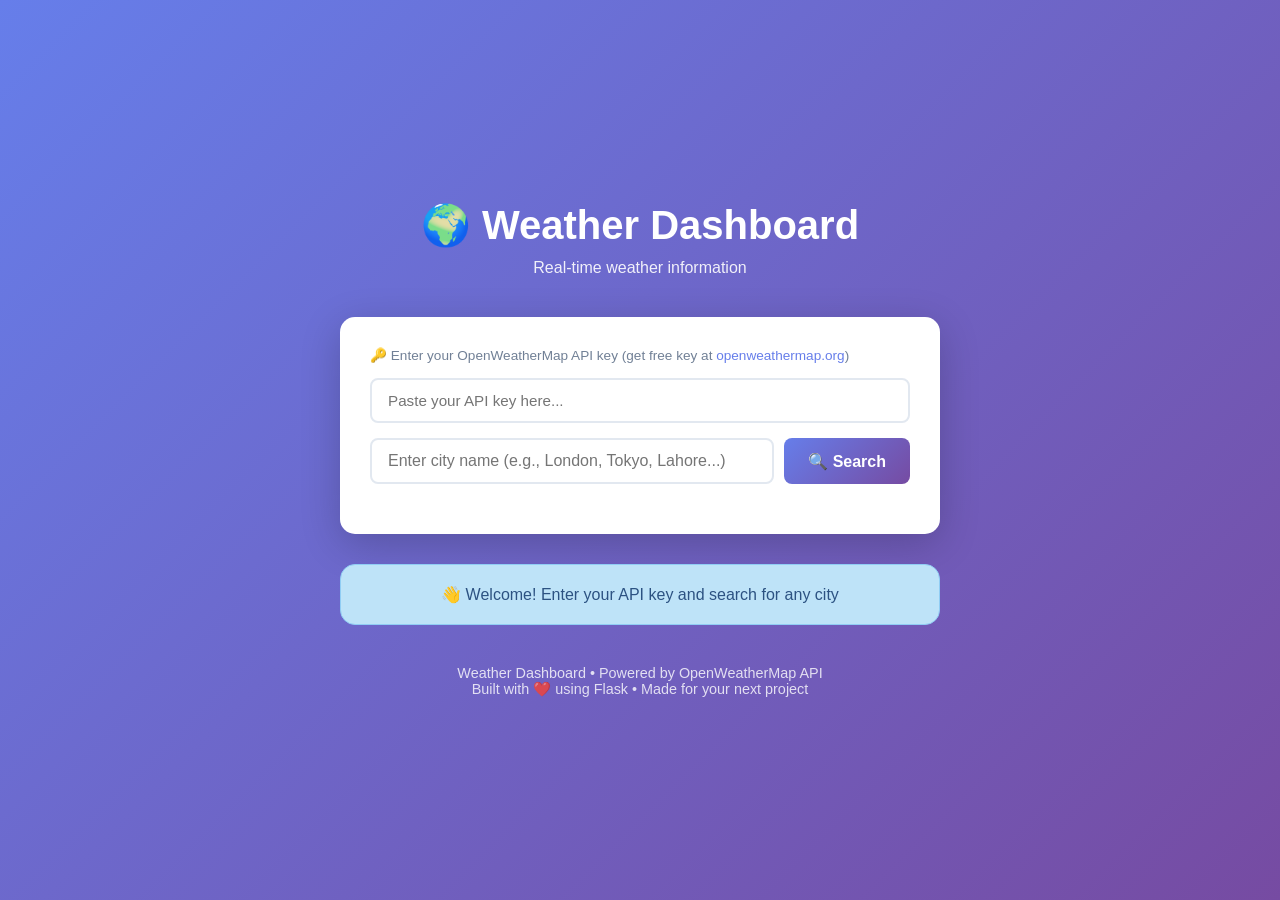
<file: Task-7/Weather_App/templates/index.html>
<!DOCTYPE html>
<html lang="en">
<head>
    <meta charset="UTF-8">
    <meta name="viewport" content="width=device-width, initial-scale=1.0">
    <title>Weather Dashboard</title>
    <style>
        * {
            margin: 0;
            padding: 0;
            box-sizing: border-box;
        }

        body {
            font-family: 'Segoe UI', Tahoma, Geneva, Verdana, sans-serif;
            background: linear-gradient(135deg, #667eea 0%, #764ba2 100%);
            min-height: 100vh;
            display: flex;
            align-items: center;
            justify-content: center;
            padding: 20px;
            transition: background 0.5s ease;
        }

        .container {
            width: 100%;
            max-width: 600px;
        }

        .header {
            text-align: center;
            color: white;
            margin-bottom: 40px;
            animation: slideDown 0.6s ease;
        }

        .header h1 {
            font-size: 2.5em;
            margin-bottom: 10px;
            font-weight: 700;
        }

        .header p {
            font-size: 1em;
            opacity: 0.9;
        }

        .search-section {
            background: white;
            border-radius: 15px;
            padding: 30px;
            box-shadow: 0 10px 40px rgba(0, 0, 0, 0.2);
            margin-bottom: 30px;
            animation: slideUp 0.6s ease;
        }

        .input-group {
            display: flex;
            gap: 10px;
            margin-bottom: 20px;
        }

        .input-group input {
            flex: 1;
            padding: 12px 16px;
            border: 2px solid #e2e8f0;
            border-radius: 8px;
            font-size: 1em;
            transition: all 0.3s ease;
        }

        .input-group input:focus {
            outline: none;
            border-color: #667eea;
            box-shadow: 0 0 10px rgba(102, 126, 234, 0.2);
        }

        .input-group button {
            padding: 12px 24px;
            background: linear-gradient(135deg, #667eea 0%, #764ba2 100%);
            color: white;
            border: none;
            border-radius: 8px;
            font-size: 1em;
            font-weight: 600;
            cursor: pointer;
            transition: all 0.3s ease;
        }

        .input-group button:hover {
            transform: translateY(-2px);
            box-shadow: 0 5px 20px rgba(102, 126, 234, 0.4);
        }

        .input-group button:active {
            transform: translateY(0);
        }

        .api-key-input {
            padding: 12px 16px;
            border: 2px solid #e2e8f0;
            border-radius: 8px;
            font-size: 0.95em;
            width: 100%;
            margin-bottom: 15px;
            transition: all 0.3s ease;
        }

        .api-key-input:focus {
            outline: none;
            border-color: #667eea;
            box-shadow: 0 0 10px rgba(102, 126, 234, 0.2);
        }

        .hint {
            font-size: 0.85em;
            color: #718096;
            margin-bottom: 15px;
        }

        .weather-card {
            background: white;
            border-radius: 20px;
            padding: 40px 30px;
            box-shadow: 0 10px 40px rgba(0, 0, 0, 0.2);
            text-align: center;
            animation: slideUp 0.6s ease;
            display: none;
        }

        .weather-card.show {
            display: block;
        }

        .city-info {
            margin-bottom: 30px;
        }

        .city-name {
            font-size: 2.2em;
            font-weight: 700;
            color: #2d3748;
            margin-bottom: 5px;
        }

        .country {
            font-size: 0.95em;
            color: #718096;
        }

        .temperature-display {
            margin: 30px 0;
        }

        .temperature-main {
            font-size: 4em;
            font-weight: 700;
            color: #2d3748;
            line-height: 1;
        }

        .temperature-unit {
            font-size: 0.5em;
            vertical-align: super;
        }

        .feels-like {
            color: #718096;
            font-size: 1em;
            margin-top: 10px;
        }

        .description {
            font-size: 1.3em;
            color: #4a5568;
            margin: 20px 0;
            text-transform: capitalize;
        }

        .divider {
            height: 1px;
            background: #e2e8f0;
            margin: 30px 0;
        }

        .details-grid {
            display: grid;
            grid-template-columns: 1fr 1fr;
            gap: 20px;
            margin: 30px 0;
        }

        .detail-item {
            background: #f7fafc;
            padding: 20px;
            border-radius: 12px;
            border: 1px solid #e2e8f0;
            transition: all 0.3s ease;
        }

        .detail-item:hover {
            background: #edf2f7;
            transform: translateY(-2px);
        }

        .detail-label {
            font-size: 0.85em;
            color: #718096;
            text-transform: uppercase;
            font-weight: 600;
            margin-bottom: 8px;
            letter-spacing: 0.5px;
        }

        .detail-value {
            font-size: 1.8em;
            font-weight: 700;
            color: #2d3748;
        }

        .detail-unit {
            font-size: 0.9em;
            color: #718096;
            margin-top: 5px;
        }

        .humidity-bar {
            width: 100%;
            height: 6px;
            background: #e2e8f0;
            border-radius: 3px;
            margin-top: 8px;
            overflow: hidden;
        }

        .humidity-fill {
            height: 100%;
            background: linear-gradient(90deg, #667eea, #764ba2);
            border-radius: 3px;
            transition: width 0.5s ease;
        }

        .sun-times {
            display: grid;
            grid-template-columns: 1fr 1fr;
            gap: 20px;
            margin-top: 30px;
            padding-top: 30px;
            border-top: 1px solid #e2e8f0;
        }

        .sun-item {
            text-align: center;
        }

        .sun-label {
            font-size: 0.9em;
            color: #718096;
            margin-bottom: 8px;
        }

        .sun-time {
            font-size: 1.5em;
            font-weight: 600;
            color: #2d3748;
        }

        .message {
            background: white;
            border-radius: 15px;
            padding: 20px;
            text-align: center;
            margin-bottom: 30px;
            animation: slideUp 0.6s ease;
            display: none;
        }

        .message.show {
            display: block;
        }

        .message.info {
            background: #BEE3F8;
            border: 1px solid #90CDF4;
            color: #2C5282;
        }

        .message.error {
            background: #FED7D7;
            border: 1px solid #FC8181;
            color: #C53030;
        }

        .message.success {
            background: #C6F6D5;
            border: 1px solid #9AE6B4;
            color: #22543D;
        }

        .spinner {
            display: inline-block;
            width: 20px;
            height: 20px;
            border: 3px solid rgba(0, 0, 0, 0.1);
            border-top-color: #667eea;
            border-radius: 50%;
            animation: spin 1s linear infinite;
            margin-right: 10px;
            vertical-align: middle;
        }

        @keyframes spin {
            to { transform: rotate(360deg); }
        }

        @keyframes slideUp {
            from {
                opacity: 0;
                transform: translateY(20px);
            }
            to {
                opacity: 1;
                transform: translateY(0);
            }
        }

        @keyframes slideDown {
            from {
                opacity: 0;
                transform: translateY(-20px);
            }
            to {
                opacity: 1;
                transform: translateY(0);
            }
        }

        .footer {
            text-align: center;
            color: white;
            opacity: 0.8;
            margin-top: 40px;
            font-size: 0.9em;
        }

        @media (max-width: 600px) {
            .header h1 {
                font-size: 2em;
            }

            .temperature-main {
                font-size: 3em;
            }

            .details-grid {
                grid-template-columns: 1fr;
            }

            .input-group {
                flex-direction: column;
            }

            .input-group button {
                width: 100%;
            }
        }
    </style>
</head>
<body>
    <div class="container">
        <div class="header">
            <h1>🌍 Weather Dashboard</h1>
            <p>Real-time weather information</p>
        </div>

        <div class="search-section">
            <div class="hint">
                🔑 Enter your OpenWeatherMap API key (get free key at 
                <a href="https://openweathermap.org/api" target="_blank" style="color: #667eea; text-decoration: none;">openweathermap.org</a>)
            </div>
            
            <input 
                type="password" 
                id="apiKey" 
                class="api-key-input" 
                placeholder="Paste your API key here..."
                autocomplete="off"
            >

            <div class="input-group">
                <input 
                    type="text" 
                    id="cityInput" 
                    placeholder="Enter city name (e.g., London, Tokyo, Lahore...)"
                    autocomplete="off"
                >
                <button onclick="searchWeather()">🔍 Search</button>
            </div>
        </div>

        <div class="message" id="message"></div>

        <div class="weather-card" id="weatherCard">
            <div class="city-info">
                <div class="city-name" id="cityName">-</div>
                <div class="country" id="countryCode">-</div>
            </div>

            <div class="temperature-display">
                <div class="temperature-main">
                    <span id="temperature">-</span><span class="temperature-unit">°C</span>
                </div>
                <div class="feels-like">Feels like <span id="feelsLike">-</span>°C</div>
            </div>

            <div class="description" id="description">-</div>

            <div class="divider"></div>

            <div class="details-grid">
                <div class="detail-item">
                    <div class="detail-label">💧 Humidity</div>
                    <div class="detail-value" id="humidity">-</div>
                    <div class="humidity-bar">
                        <div class="humidity-fill" id="humidityBar" style="width: 0%;"></div>
                    </div>
                </div>

                <div class="detail-item">
                    <div class="detail-label">💨 Wind</div>
                    <div class="detail-value" id="wind">-</div>
                    <div class="detail-unit">m/s</div>
                </div>

                <div class="detail-item">
                    <div class="detail-label">🌡️ Pressure</div>
                    <div class="detail-value" id="pressure">-</div>
                    <div class="detail-unit">hPa</div>
                </div>

                <div class="detail-item">
                    <div class="detail-label">☁️ Clouds</div>
                    <div class="detail-value" id="clouds">-</div>
                    <div class="detail-unit">coverage</div>
                </div>
            </div>

            <div class="sun-times">
                <div class="sun-item">
                    <div class="sun-label">🌅 Sunrise</div>
                    <div class="sun-time" id="sunrise">-</div>
                </div>
                <div class="sun-item">
                    <div class="sun-label">🌇 Sunset</div>
                    <div class="sun-time" id="sunset">-</div>
                </div>
            </div>
        </div>

        <div class="footer">
            <p>Weather Dashboard • Powered by OpenWeatherMap API</p>
            <p>Built with ❤️ using Flask • Made for your next project</p>
        </div>
    </div>

    <script>
        const cityInput = document.getElementById('cityInput');
        const apiKeyInput = document.getElementById('apiKey');
        const messageBox = document.getElementById('message');
        const weatherCard = document.getElementById('weatherCard');

        // Allow searching with Enter key
        cityInput.addEventListener('keypress', (e) => {
            if (e.key === 'Enter') searchWeather();
        });

        apiKeyInput.addEventListener('keypress', (e) => {
            if (e.key === 'Enter') searchWeather();
        });

        async function searchWeather() {
            const city = cityInput.value.trim();
            const apiKey = apiKeyInput.value.trim();

            if (!city) {
                showMessage('Please enter a city name', 'error');
                return;
            }

            if (!apiKey) {
                showMessage('Please enter your OpenWeatherMap API key', 'error');
                return;
            }

            showMessage('<div class="spinner"></div> Fetching weather data...', 'info');

            try {
                const response = await fetch('/api/weather', {
                    method: 'POST',
                    headers: {
                        'Content-Type': 'application/json'
                    },
                    body: JSON.stringify({ city, api_key: apiKey })
                });

                const result = await response.json();

                if (result.success) {
                    const data = result.data;
                    
                    // Update weather card
                    document.getElementById('cityName').textContent = data.city;
                    document.getElementById('countryCode').textContent = data.country;
                    document.getElementById('temperature').textContent = data.temperature;
                    document.getElementById('feelsLike').textContent = data.feels_like;
                    document.getElementById('description').textContent = data.description;
                    document.getElementById('humidity').textContent = data.humidity + '%';
                    document.getElementById('humidityBar').style.width = data.humidity + '%';
                    document.getElementById('wind').textContent = data.wind_speed;
                    document.getElementById('pressure').textContent = data.pressure;
                    document.getElementById('clouds').textContent = data.cloudiness + '%';
                    document.getElementById('sunrise').textContent = data.sunrise;
                    document.getElementById('sunset').textContent = data.sunset;

                    // Update theme
                    updateTheme(data.condition);

                    // Show weather card
                    weatherCard.classList.add('show');
                    messageBox.classList.remove('show');

                } else {
                    showMessage('❌ ' + result.error, 'error');
                    weatherCard.classList.remove('show');
                }
            } catch (error) {
                showMessage('❌ Error: ' + error.message, 'error');
                weatherCard.classList.remove('show');
            }
        }

        function showMessage(text, type) {
            messageBox.innerHTML = text;
            messageBox.className = 'message show ' + type;
        }

        async function updateTheme(condition) {
            try {
                const response = await fetch(`/api/theme/${condition}`);
                const theme = await response.json();
                
                const style = document.createElement('style');
                style.innerHTML = `
                    body {
                        background: linear-gradient(135deg, ${theme.primary} 0%, ${theme.secondary} 100%) !important;
                    }
                `;
                document.head.appendChild(style);
            } catch (error) {
                console.error('Error updating theme:', error);
            }
        }

        // Show info message on load
        showMessage('👋 Welcome! Enter your API key and search for any city', 'info');
    </script>
</body>
</html>
</file>
